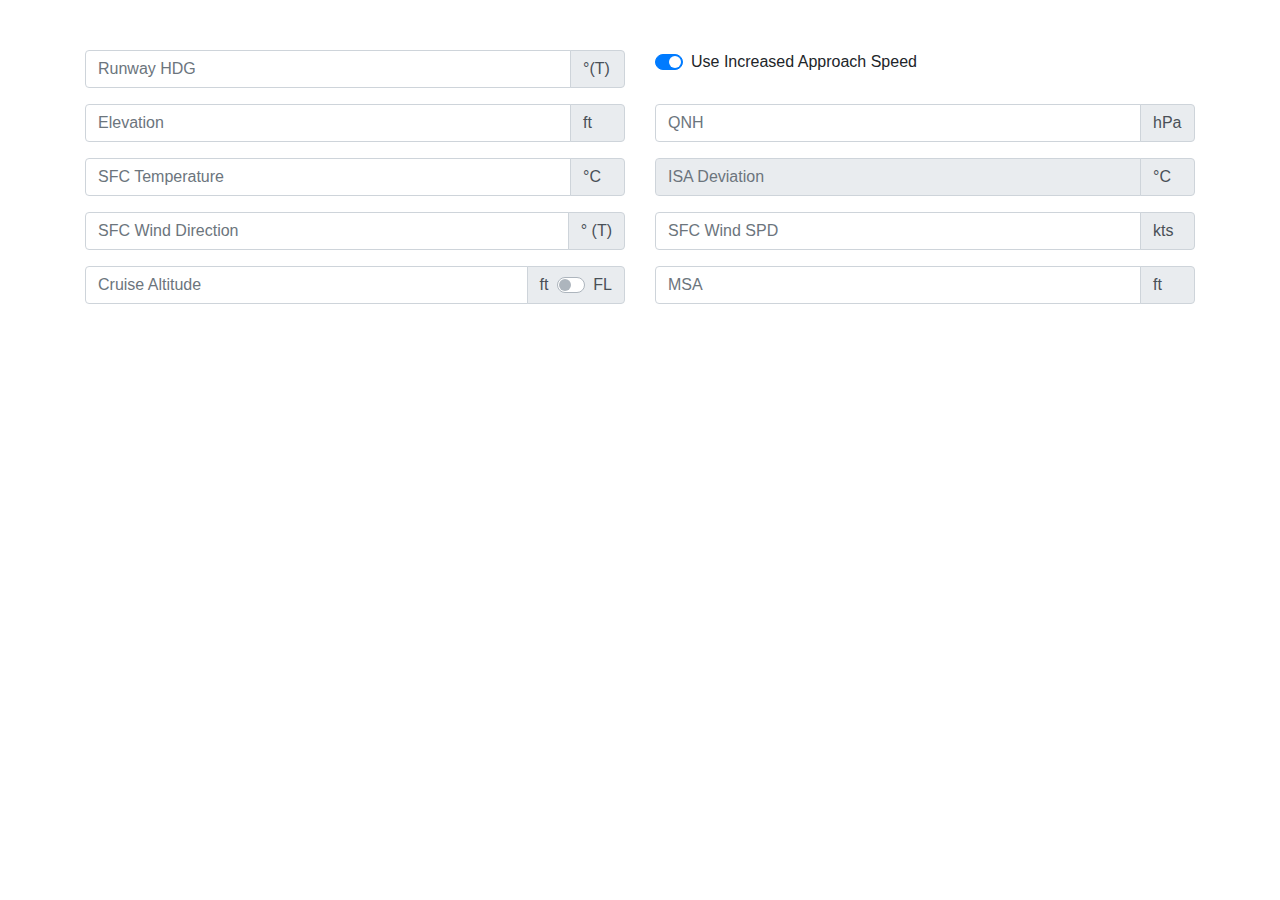
<file: performance.html>
<!DOCTYPE html>
<html>
<head>
    <meta charset="utf-8" />
    <title>P2006T Performance</title>

    <meta name="viewport" content="width=device-width, initial-scale=1">

    <link rel="apple-touch-icon" sizes="57x57" href="/icons/apple-icon-57x57.png">
    <link rel="apple-touch-icon" sizes="60x60" href="/icons/apple-icon-60x60.png">
    <link rel="apple-touch-icon" sizes="72x72" href="/icons/apple-icon-72x72.png">
    <link rel="apple-touch-icon" sizes="76x76" href="/icons/apple-icon-76x76.png">
    <link rel="apple-touch-icon" sizes="114x114" href="/icons/apple-icon-114x114.png">
    <link rel="apple-touch-icon" sizes="120x120" href="/icons/apple-icon-120x120.png">
    <link rel="apple-touch-icon" sizes="144x144" href="/icons/apple-icon-144x144.png">
    <link rel="apple-touch-icon" sizes="152x152" href="/icons/apple-icon-152x152.png">
    <link rel="apple-touch-icon" sizes="180x180" href="/icons/apple-icon-180x180.png">
    <link rel="icon" type="image/png" sizes="192x192"  href="/icons/android-icon-192x192.png">
    <link rel="icon" type="image/png" sizes="32x32" href="/icons/favicon-32x32.png">
    <link rel="icon" type="image/png" sizes="96x96" href="/icons/favicon-96x96.png">
    <link rel="icon" type="image/png" sizes="16x16" href="/icons/favicon-16x16.png">

    <link rel="stylesheet" href="https://stackpath.bootstrapcdn.com/bootstrap/4.3.1/css/bootstrap.min.css" integrity="sha384-ggOyR0iXCbMQv3Xipma34MD+dH/1fQ784/j6cY/iJTQUOhcWr7x9JvoRxT2MZw1T" crossorigin="anonymous">

    <script src="https://code.jquery.com/jquery-3.3.1.slim.min.js" integrity="sha384-q8i/X+965DzO0rT7abK41JStQIAqVgRVzpbzo5smXKp4YfRvH+8abtTE1Pi6jizo" crossorigin="anonymous"></script>
    <script src="https://cdnjs.cloudflare.com/ajax/libs/popper.js/1.14.7/umd/popper.min.js" integrity="sha384-UO2eT0CpHqdSJQ6hJty5KVphtPhzWj9WO1clHTMGa3JDZwrnQq4sF86dIHNDz0W1" crossorigin="anonymous"></script>
    <script src="https://stackpath.bootstrapcdn.com/bootstrap/4.3.1/js/bootstrap.min.js" integrity="sha384-JjSmVgyd0p3pXB1rRibZUAYoIIy6OrQ6VrjIEaFf/nJGzIxFDsf4x0xIM+B07jRM" crossorigin="anonymous"></script>

    <script src="polyfill.js"></script>
    
    <style>

        .container {
            margin-top: 50px;
            margin-bottom: 20px;
        }

        .input-group-text {
            min-width: 55px;
        }

    </style>
</head>
<body>

    <div class="container">
        <form action="#" id="performaceForm">
            <div class="form-group row">
                <div class="col-sm-6 input-group">
                    <input type="number" class="form-control" name="rwyDirInput" placeholder="Runway HDG" />
                    <div class="input-group-append">
                        <span class="input-group-text">°(T)</span>
                    </div>
                </div>
                <div class="col-sm-6">
                    <div class="custom-control custom-switch">
                        <input type="checkbox" class="custom-control-input" id="increasedSpeedsSwitch" checked />
                        <label class="custom-control-label" for="increasedSpeedsSwitch">Use Increased Approach Speed</label>
                    </div>
                </div>
            </div>
            <div class="form-group row">
                <div class="col-sm-6 input-group">
                    <input type="number" class="form-control" name="elevationInput" placeholder="Elevation" />
                    <div class="input-group-append">
                        <span class="input-group-text">ft</span>
                    </div>
                </div>
                <div class="col-sm-6 input-group">
                    <input type="number" class="form-control" name="pressureInput" placeholder="QNH" />
                    <div class="input-group-append">
                        <span class="input-group-text">hPa</span>
                    </div>
                </div>
            </div>
            <div class="form-group row">
                <div class="col-sm-6 input-group">
                    <input type="number" class="form-control" name="temperatureInput" placeholder="SFC Temperature" />
                    <div class="input-group-append">
                        <span class="input-group-text">&deg;C</span>
                    </div>
                </div>
                <div class="col-sm-6 input-group">
                    <input type="text" class="form-control" id="isaTempDev" placeholder="ISA Deviation" readonly tabindex="-1" />
                    <div class="input-group-append">
                        <span class="input-group-text">&deg;C</span>
                    </div>
                </div>
            </div>
            <div class="form-group row">
                <div class="col-sm-6 input-group">
                    <input type="number" class="form-control " name="windDirInput" placeholder="SFC Wind Direction" />
                    <div class="input-group-append">
                        <span class="input-group-text">° (T)</span>
                    </div>
                </div>
                <div class="col-sm-6 input-group">
                    <input type="number" class="form-control " name="windSpdInput" placeholder="SFC Wind SPD" />
                    <div class="input-group-append">
                        <span class="input-group-text">kts</span>
                    </div>
                </div>
            </div>
            <div class="form-group row">
                <div class="col-sm-6 input-group">
                    <input
                        type="text"
                        class="form-control"
                        pattern="\d*"
                        maxlength="5"
                        id="cruiseAltInput"
                        name="cruiseAltInput"
                        placeholder="Cruise Altitude"
                    />
                    <div class="input-group-append">
                        <span class="input-group-text">
                            ft&nbsp;&nbsp;
                            <div class="custom-control custom-switch">
                                <input type="checkbox" class="custom-control-input" id="flSwitch" />
                                <label class="custom-control-label" for="flSwitch">FL</label>
                            </div>
                        </span>
                    </div>
                </div>
                <div class="col-sm-6 input-group">
                    <input type="number" class="form-control " name="msaInput" placeholder="MSA" />
                    <div class="input-group-append">
                        <span class="input-group-text">ft</span>
                    </div>
                </div>
            </div>
            
            <pre class="code"></pre>

        </form>
    </div>


    <script src="performance/matrixes.js"></script>
    <script src="performance.js"></script>
    <script src="performance/ui.js"></script>

    <!-- Global site tag (gtag.js) - Google Analytics -->
    <script async src="https://www.googletagmanager.com/gtag/js?id=UA-154047207-1"></script>
    <script>
        window.dataLayer = window.dataLayer || [];
        function gtag(){dataLayer.push(arguments);}
        gtag('js', new Date());

        gtag('config', 'UA-154047207-1');
    </script>


</body>
</html>
</file>
